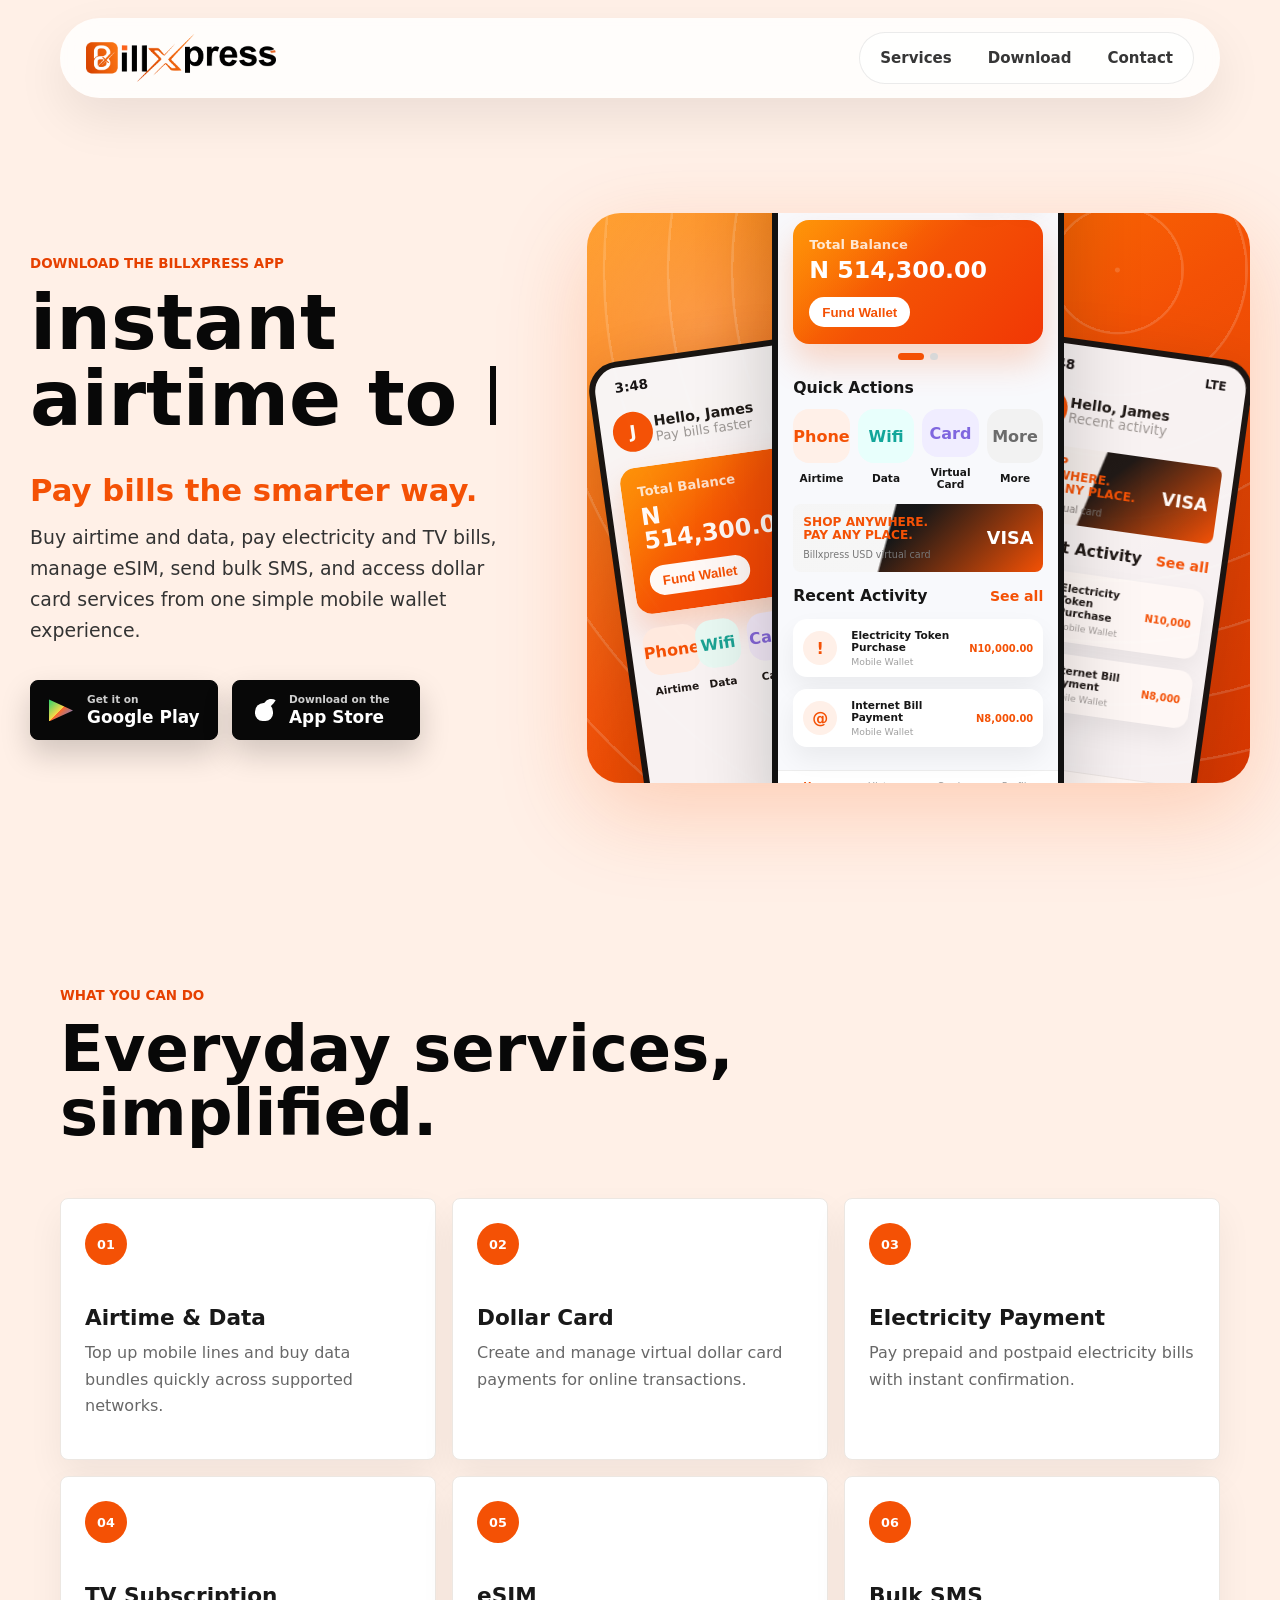
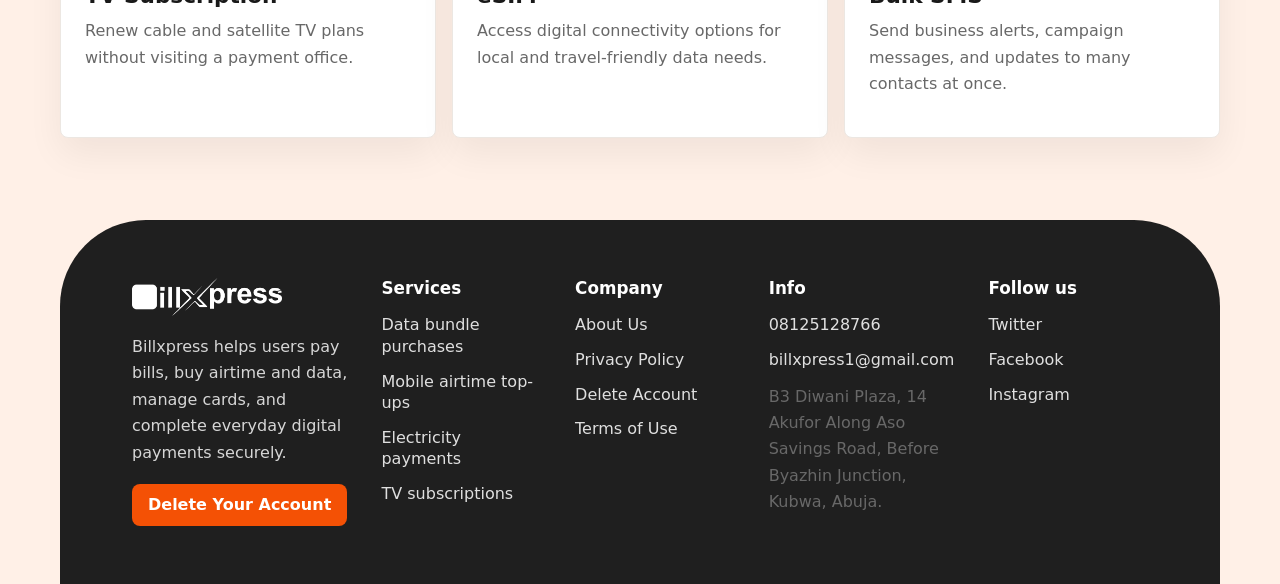
<file: index.html>
<!doctype html>
<html lang="en">
  <head>
    <meta charset="utf-8" />
    <meta name="viewport" content="width=device-width, initial-scale=1" />
    <title>Billxpress - Pay Bills, Buy Airtime, Data and More</title>
    <meta
      name="description"
      content="Billxpress is a simple mobile app for airtime, data, dollar cards, electricity payments, TV subscriptions, eSIM and bulk SMS."
    />
    <link rel="stylesheet" href="styles.css" />
  </head>
  <body>
    <header class="site-header">
      <a class="brand" href="#top" aria-label="Billxpress home">
        <img src="billxpress-logo.png" alt="Billxpress logo" />
      </a>
      <nav class="nav-links" aria-label="Main navigation">
        <a href="#services">Services</a>
        <a href="#download">Download</a>
        <a href="#contact">Contact</a>
      </nav>
    </header>

    <main id="top">
      <section class="hero" aria-labelledby="hero-title">
        <div class="hero-copy">
          <p class="eyebrow">Download the Billxpress app</p>
          <h1 id="hero-title">
            <span class="typing-line">
              <span id="typed-caption">Billxpress</span>
            </span>
          </h1>
          <p class="hero-subheading">Pay bills the smarter way.</p>
          <p class="hero-text">
            Buy airtime and data, pay electricity and TV bills, manage eSIM,
            send bulk SMS, and access dollar card services from one simple
            mobile wallet experience.
          </p>
          <div class="store-buttons" id="download" aria-label="Download links">
            <a class="store-button" href="#" aria-label="Download on Google Play">
              <span class="store-icon play-icon" aria-hidden="true"></span>
              <span>
                <small>Get it on</small>
                Google Play
              </span>
            </a>
            <a class="store-button" href="#" aria-label="Download on the App Store">
              <span class="store-icon apple-icon" aria-hidden="true"></span>
              <span>
                <small>Download on the</small>
                App Store
              </span>
            </a>
          </div>
        </div>

        <div class="hero-showcase" aria-hidden="true">
          <div class="phone-stage">
            <div class="phone phone-back phone-left">
              <div class="status-bar"><strong>3:48</strong><span>LTE</span></div>
              <div class="app-greeting compact">
                <span class="avatar">J</span>
                <div><b>Hello, James</b><small>Pay bills faster</small></div>
              </div>
              <div class="balance-card"><span>Total Balance</span><strong>N 514,300.00</strong><button type="button">Fund Wallet</button></div>
              <div class="quick-grid compact-grid">
                <div><span>Phone</span><b>Airtime</b></div>
                <div><span>Wifi</span><b>Data</b></div>
                <div><span>Card</span><b>Card</b></div>
                <div><span>More</span><b>More</b></div>
              </div>
            </div>

            <div class="phone phone-main">
              <div class="status-bar">
                <strong>3:48</strong>
                <span>LTE</span>
              </div>
              <div class="app-greeting">
                <span class="avatar">J</span>
                <div>
                  <b>Hello, James</b>
                  <small>What bill would you like to pay today?</small>
                </div>
                <span class="round-icon">Q</span>
                <span class="round-icon">B</span>
              </div>
              <div class="balance-card">
                <span>Total Balance</span>
                <strong>N 514,300.00</strong>
                <button type="button">Fund Wallet</button>
              </div>
              <div class="slider-dots"><span></span><i></i></div>
              <h3 class="phone-heading">Quick Actions</h3>
              <div class="quick-grid">
                <div><span>Phone</span><b>Airtime</b></div>
                <div><span>Wifi</span><b>Data</b></div>
                <div><span>Card</span><b>Virtual Card</b></div>
                <div><span>More</span><b>More</b></div>
              </div>
              <div class="promo-card">
                <div>
                  <b>Shop anywhere.</b>
                  <strong>Pay any place.</strong>
                  <small>Billxpress USD virtual card</small>
                </div>
                <span>VISA</span>
              </div>
              <div class="activity-title">
                <h3>Recent Activity</h3>
                <b>See all</b>
              </div>
              <div class="payment-row">
                <span>!</span>
                <div>
                  <b>Electricity Token Purchase</b>
                  <small>Mobile Wallet</small>
                </div>
                <strong>N10,000.00</strong>
              </div>
              <div class="payment-row">
                <span>@</span>
                <div>
                  <b>Internet Bill Payment</b>
                  <small>Mobile Wallet</small>
                </div>
                <strong>N8,000.00</strong>
              </div>
              <div class="bottom-tabs">
                <b>Home</b>
                <span>History</span>
                <span>Cards</span>
                <span>Profile</span>
              </div>
            </div>

            <div class="phone phone-back phone-right">
              <div class="status-bar"><strong>3:48</strong><span>LTE</span></div>
              <div class="app-greeting compact">
                <span class="avatar">J</span>
                <div><b>Hello, James</b><small>Recent activity</small></div>
              </div>
              <div class="promo-card">
                <div><b>Shop anywhere.</b><strong>Pay any place.</strong><small>USD virtual card</small></div>
                <span>VISA</span>
              </div>
              <div class="activity-title"><h3>Recent Activity</h3><b>See all</b></div>
              <div class="payment-row"><span>!</span><div><b>Electricity Token Purchase</b><small>Mobile Wallet</small></div><strong>N10,000</strong></div>
              <div class="payment-row"><span>@</span><div><b>Internet Bill Payment</b><small>Mobile Wallet</small></div><strong>N8,000</strong></div>
              <div class="bottom-tabs"><b>Home</b><span>History</span><span>Cards</span><span>Profile</span></div>
            </div>
          </div>
        </div>
      </section>

      <section class="services-section" id="services" aria-labelledby="services-title">
        <div class="section-heading">
          <p class="eyebrow">What you can do</p>
          <h2 id="services-title">Everyday services, simplified.</h2>
        </div>
        <div class="services-grid">
          <article class="service-card">
            <span>01</span>
            <h3>Airtime & Data</h3>
            <p>Top up mobile lines and buy data bundles quickly across supported networks.</p>
          </article>
          <article class="service-card">
            <span>02</span>
            <h3>Dollar Card</h3>
            <p>Create and manage virtual dollar card payments for online transactions.</p>
          </article>
          <article class="service-card">
            <span>03</span>
            <h3>Electricity Payment</h3>
            <p>Pay prepaid and postpaid electricity bills with instant confirmation.</p>
          </article>
          <article class="service-card">
            <span>04</span>
            <h3>TV Subscription</h3>
            <p>Renew cable and satellite TV plans without visiting a payment office.</p>
          </article>
          <article class="service-card">
            <span>05</span>
            <h3>eSIM</h3>
            <p>Access digital connectivity options for local and travel-friendly data needs.</p>
          </article>
          <article class="service-card">
            <span>06</span>
            <h3>Bulk SMS</h3>
            <p>Send business alerts, campaign messages, and updates to many contacts at once.</p>
          </article>
        </div>
      </section>

      <footer class="site-footer" id="contact">
        <div class="footer-about">
          <img src="billxpress-logo.png" alt="Billxpress logo" />
          <p>
            Billxpress helps users pay bills, buy airtime and data, manage
            cards, and complete everyday digital payments securely.
          </p>
          <a class="footer-important-link" href="delete-account.html">Delete Your Account</a>
        </div>
        <div>
          <h3>Services</h3>
          <a href="#services">Data bundle purchases</a>
          <a href="#services">Mobile airtime top-ups</a>
          <a href="#services">Electricity payments</a>
          <a href="#services">TV subscriptions</a>
        </div>
        <div>
          <h3>Company</h3>
          <a href="#top">About Us</a>
          <a href="privacy-policy.html">Privacy Policy</a>
          <a href="delete-account.html">Delete Account</a>
          <a href="#top">Terms of Use</a>
        </div>
        <div>
          <h3>Info</h3>
          <a href="tel:+2348125128766">08125128766</a>
          <a href="mailto:billxpress1@gmail.com">billxpress1@gmail.com</a>
          <p class="footer-address">
            B3 Diwani Plaza, 14 Akufor Along Aso Savings Road, Before Byazhin
            Junction, Kubwa, Abuja.
          </p>
        </div>
        <div>
          <h3>Follow us</h3>
          <a href="#top">Twitter</a>
          <a href="#top">Facebook</a>
          <a href="#top">Instagram</a>
        </div>
      </footer>
    </main>
    <script>
      const captionTarget = document.getElementById("typed-caption");
      const captions = [
        "instant airtime top-ups",
        "easy data purchases",
        "fast electricity payments",
        "TV subscriptions in seconds",
        "secure virtual dollar cards"
      ];

      let captionIndex = 0;
      let letterIndex = 0;
      let deleting = false;

      function typeCaption() {
        const currentCaption = captions[captionIndex];
        captionTarget.textContent = currentCaption.slice(0, letterIndex);

        if (!deleting && letterIndex < currentCaption.length) {
          letterIndex += 1;
          setTimeout(typeCaption, 72);
          return;
        }

        if (!deleting && letterIndex === currentCaption.length) {
          deleting = true;
          setTimeout(typeCaption, 1400);
          return;
        }

        if (deleting && letterIndex > 0) {
          letterIndex -= 1;
          setTimeout(typeCaption, 36);
          return;
        }

        deleting = false;
        captionIndex = (captionIndex + 1) % captions.length;
        setTimeout(typeCaption, 220);
      }

      typeCaption();
    </script>
  </body>
</html>
</file>
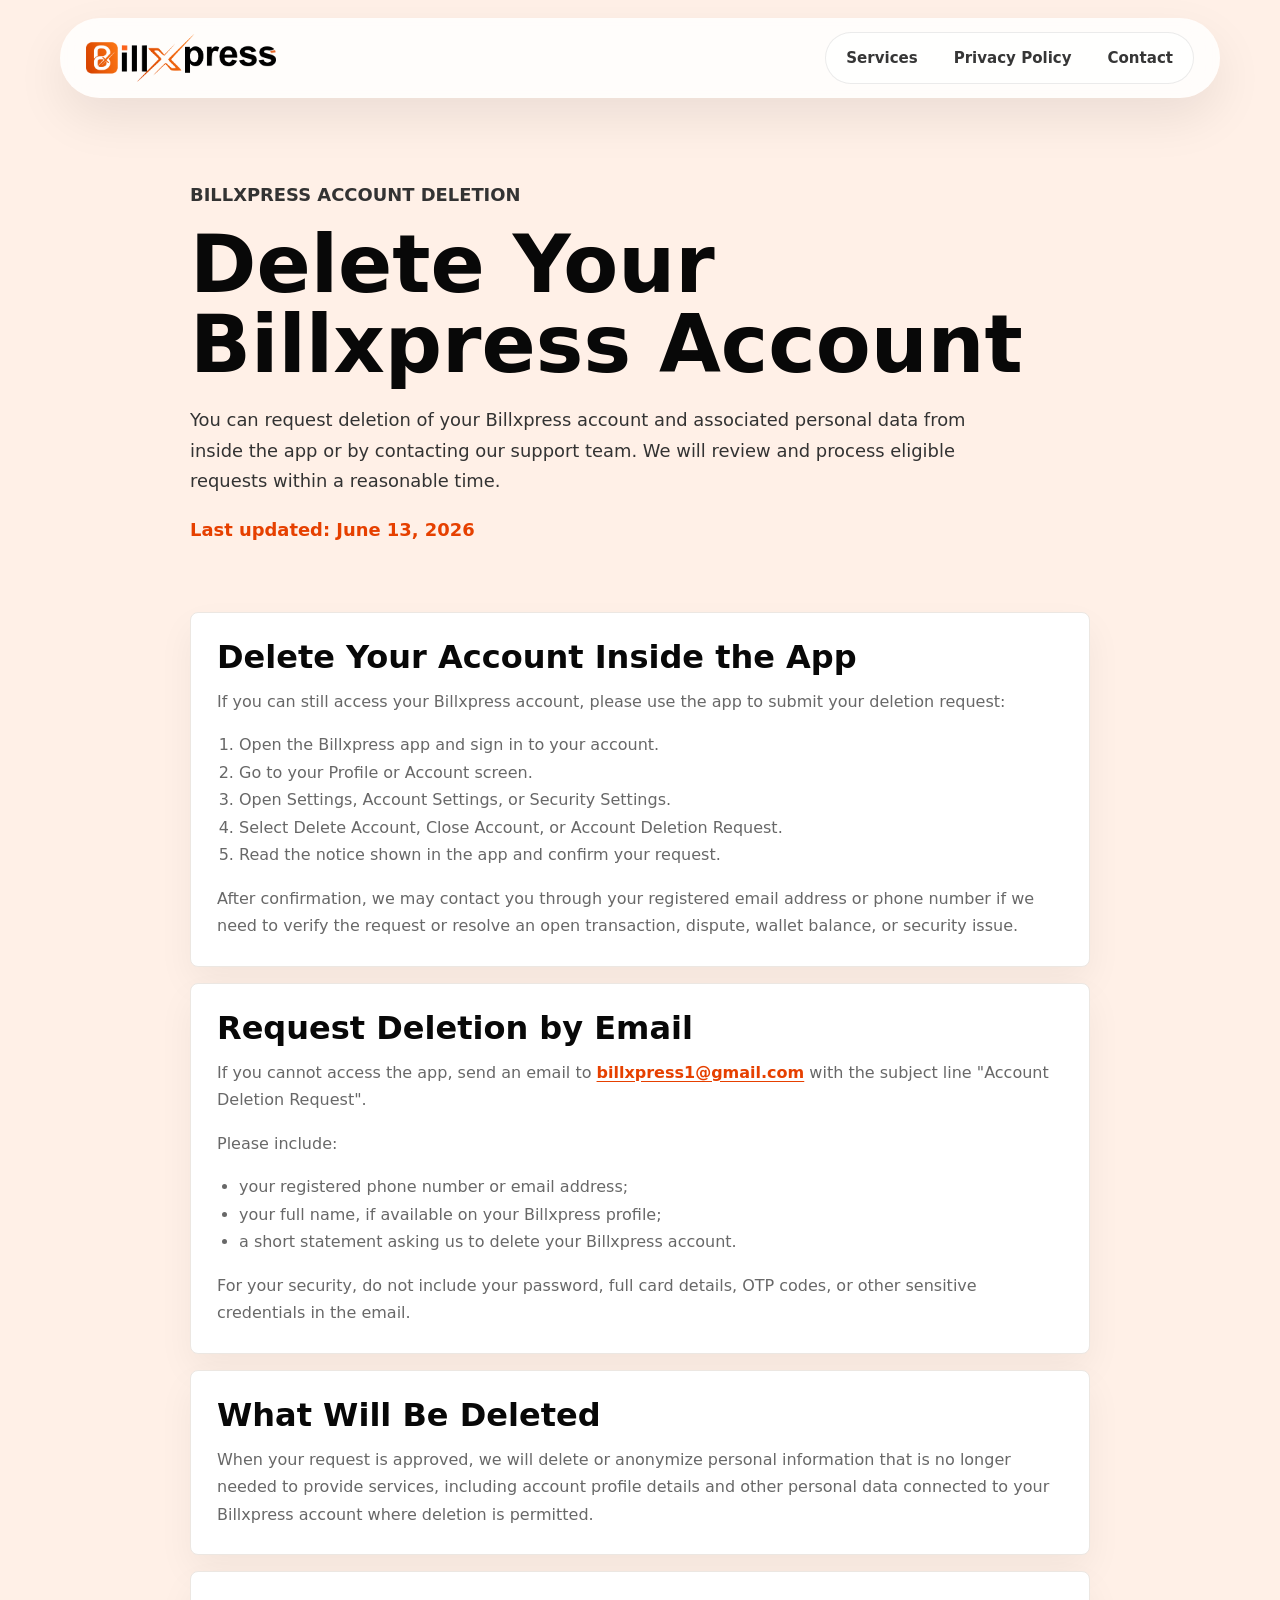
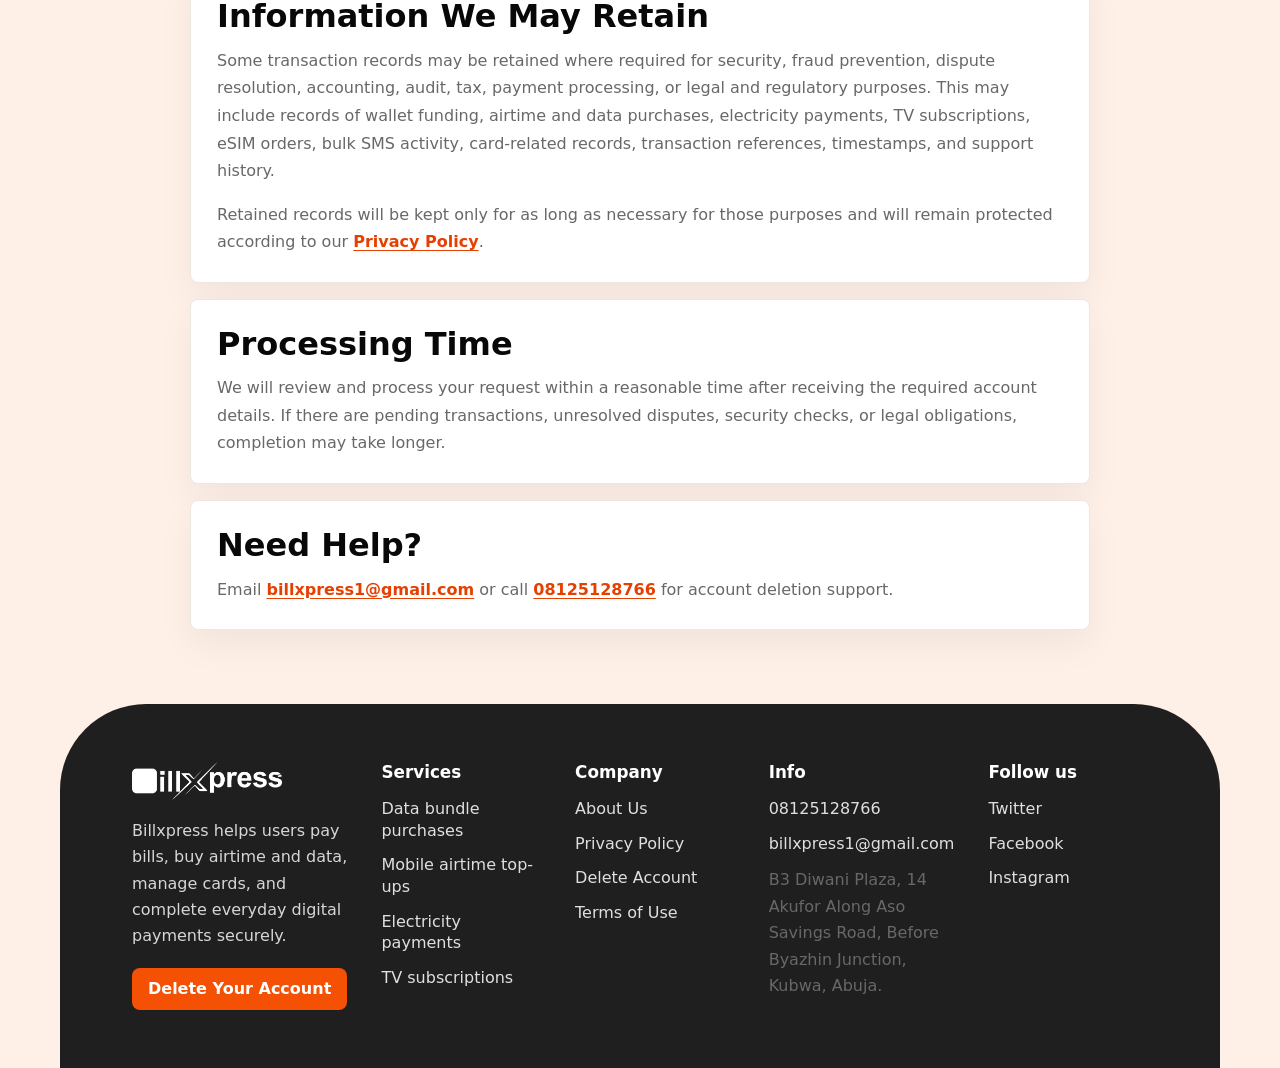
<file: delete-account.html>
<!doctype html>
<html lang="en">
  <head>
    <meta charset="utf-8" />
    <meta name="viewport" content="width=device-width, initial-scale=1" />
    <title>Delete Your Billxpress Account</title>
    <meta
      name="description"
      content="Learn how to request deletion of your Billxpress account and associated personal data from inside the app or by email."
    />
    <link rel="stylesheet" href="styles.css" />
  </head>
  <body>
    <header class="site-header">
      <a class="brand" href="index.html#top" aria-label="Billxpress home">
        <img src="billxpress-logo.png" alt="Billxpress logo" />
      </a>
      <nav class="nav-links" aria-label="Main navigation">
        <a href="index.html#services">Services</a>
        <a href="privacy-policy.html">Privacy Policy</a>
        <a href="index.html#contact">Contact</a>
      </nav>
    </header>

    <main>
      <section class="legal-hero" aria-labelledby="delete-title">
        <p class="eyebrow">Billxpress account deletion</p>
        <h1 id="delete-title">Delete Your Billxpress Account</h1>
        <p>
          You can request deletion of your Billxpress account and associated
          personal data from inside the app or by contacting our support team.
          We will review and process eligible requests within a reasonable time.
        </p>
        <p class="legal-date">Last updated: June 13, 2026</p>
      </section>

      <section class="legal-content" aria-label="Account deletion instructions">
        <article>
          <h2>Delete Your Account Inside the App</h2>
          <p>
            If you can still access your Billxpress account, please use the app
            to submit your deletion request:
          </p>
          <ol>
            <li>Open the Billxpress app and sign in to your account.</li>
            <li>Go to your Profile or Account screen.</li>
            <li>Open Settings, Account Settings, or Security Settings.</li>
            <li>Select Delete Account, Close Account, or Account Deletion Request.</li>
            <li>Read the notice shown in the app and confirm your request.</li>
          </ol>
          <p>
            After confirmation, we may contact you through your registered email
            address or phone number if we need to verify the request or resolve
            an open transaction, dispute, wallet balance, or security issue.
          </p>
        </article>

        <article>
          <h2>Request Deletion by Email</h2>
          <p>
            If you cannot access the app, send an email to
            <a href="mailto:billxpress1@gmail.com">billxpress1@gmail.com</a>
            with the subject line "Account Deletion Request".
          </p>
          <p>Please include:</p>
          <ul>
            <li>your registered phone number or email address;</li>
            <li>your full name, if available on your Billxpress profile;</li>
            <li>a short statement asking us to delete your Billxpress account.</li>
          </ul>
          <p>
            For your security, do not include your password, full card details,
            OTP codes, or other sensitive credentials in the email.
          </p>
        </article>

        <article>
          <h2>What Will Be Deleted</h2>
          <p>
            When your request is approved, we will delete or anonymize personal
            information that is no longer needed to provide services, including
            account profile details and other personal data connected to your
            Billxpress account where deletion is permitted.
          </p>
        </article>

        <article>
          <h2>Information We May Retain</h2>
          <p>
            Some transaction records may be retained where required for
            security, fraud prevention, dispute resolution, accounting, audit,
            tax, payment processing, or legal and regulatory purposes. This may
            include records of wallet funding, airtime and data purchases,
            electricity payments, TV subscriptions, eSIM orders, bulk SMS
            activity, card-related records, transaction references, timestamps,
            and support history.
          </p>
          <p>
            Retained records will be kept only for as long as necessary for
            those purposes and will remain protected according to our
            <a href="privacy-policy.html">Privacy Policy</a>.
          </p>
        </article>

        <article>
          <h2>Processing Time</h2>
          <p>
            We will review and process your request within a reasonable time
            after receiving the required account details. If there are pending
            transactions, unresolved disputes, security checks, or legal
            obligations, completion may take longer.
          </p>
        </article>

        <article>
          <h2>Need Help?</h2>
          <p>
            Email <a href="mailto:billxpress1@gmail.com">billxpress1@gmail.com</a>
            or call <a href="tel:+2348125128766">08125128766</a> for account
            deletion support.
          </p>
        </article>
      </section>

      <footer class="site-footer" id="contact">
        <div class="footer-about">
          <img src="billxpress-logo.png" alt="Billxpress logo" />
          <p>
            Billxpress helps users pay bills, buy airtime and data, manage
            cards, and complete everyday digital payments securely.
          </p>
          <a class="footer-important-link" href="delete-account.html">Delete Your Account</a>
        </div>
        <div>
          <h3>Services</h3>
          <a href="index.html#services">Data bundle purchases</a>
          <a href="index.html#services">Mobile airtime top-ups</a>
          <a href="index.html#services">Electricity payments</a>
          <a href="index.html#services">TV subscriptions</a>
        </div>
        <div>
          <h3>Company</h3>
          <a href="index.html#top">About Us</a>
          <a href="privacy-policy.html">Privacy Policy</a>
          <a href="delete-account.html">Delete Account</a>
          <a href="index.html#top">Terms of Use</a>
        </div>
        <div>
          <h3>Info</h3>
          <a href="tel:+2348125128766">08125128766</a>
          <a href="mailto:billxpress1@gmail.com">billxpress1@gmail.com</a>
          <p class="footer-address">
            B3 Diwani Plaza, 14 Akufor Along Aso Savings Road, Before Byazhin
            Junction, Kubwa, Abuja.
          </p>
        </div>
        <div>
          <h3>Follow us</h3>
          <a href="index.html#top">Twitter</a>
          <a href="index.html#top">Facebook</a>
          <a href="index.html#top">Instagram</a>
        </div>
      </footer>
    </main>
  </body>
</html>
</file>
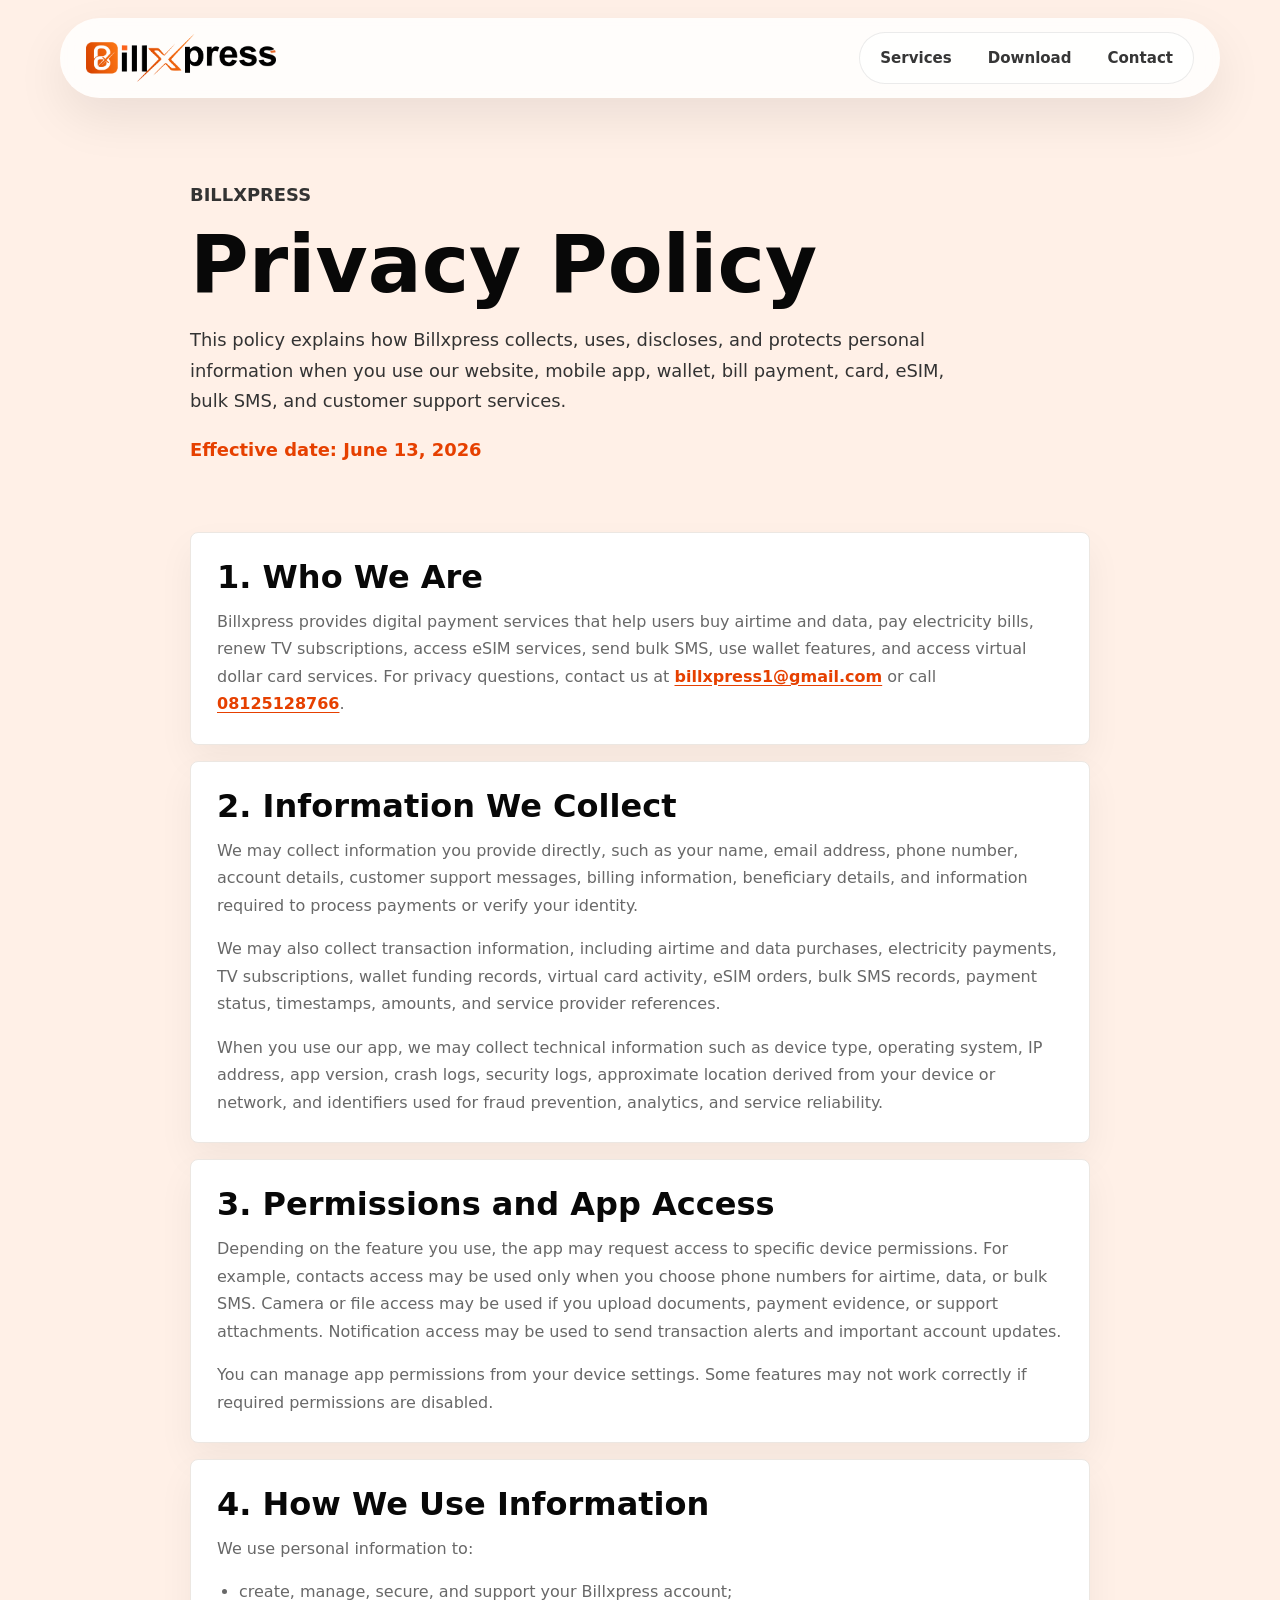
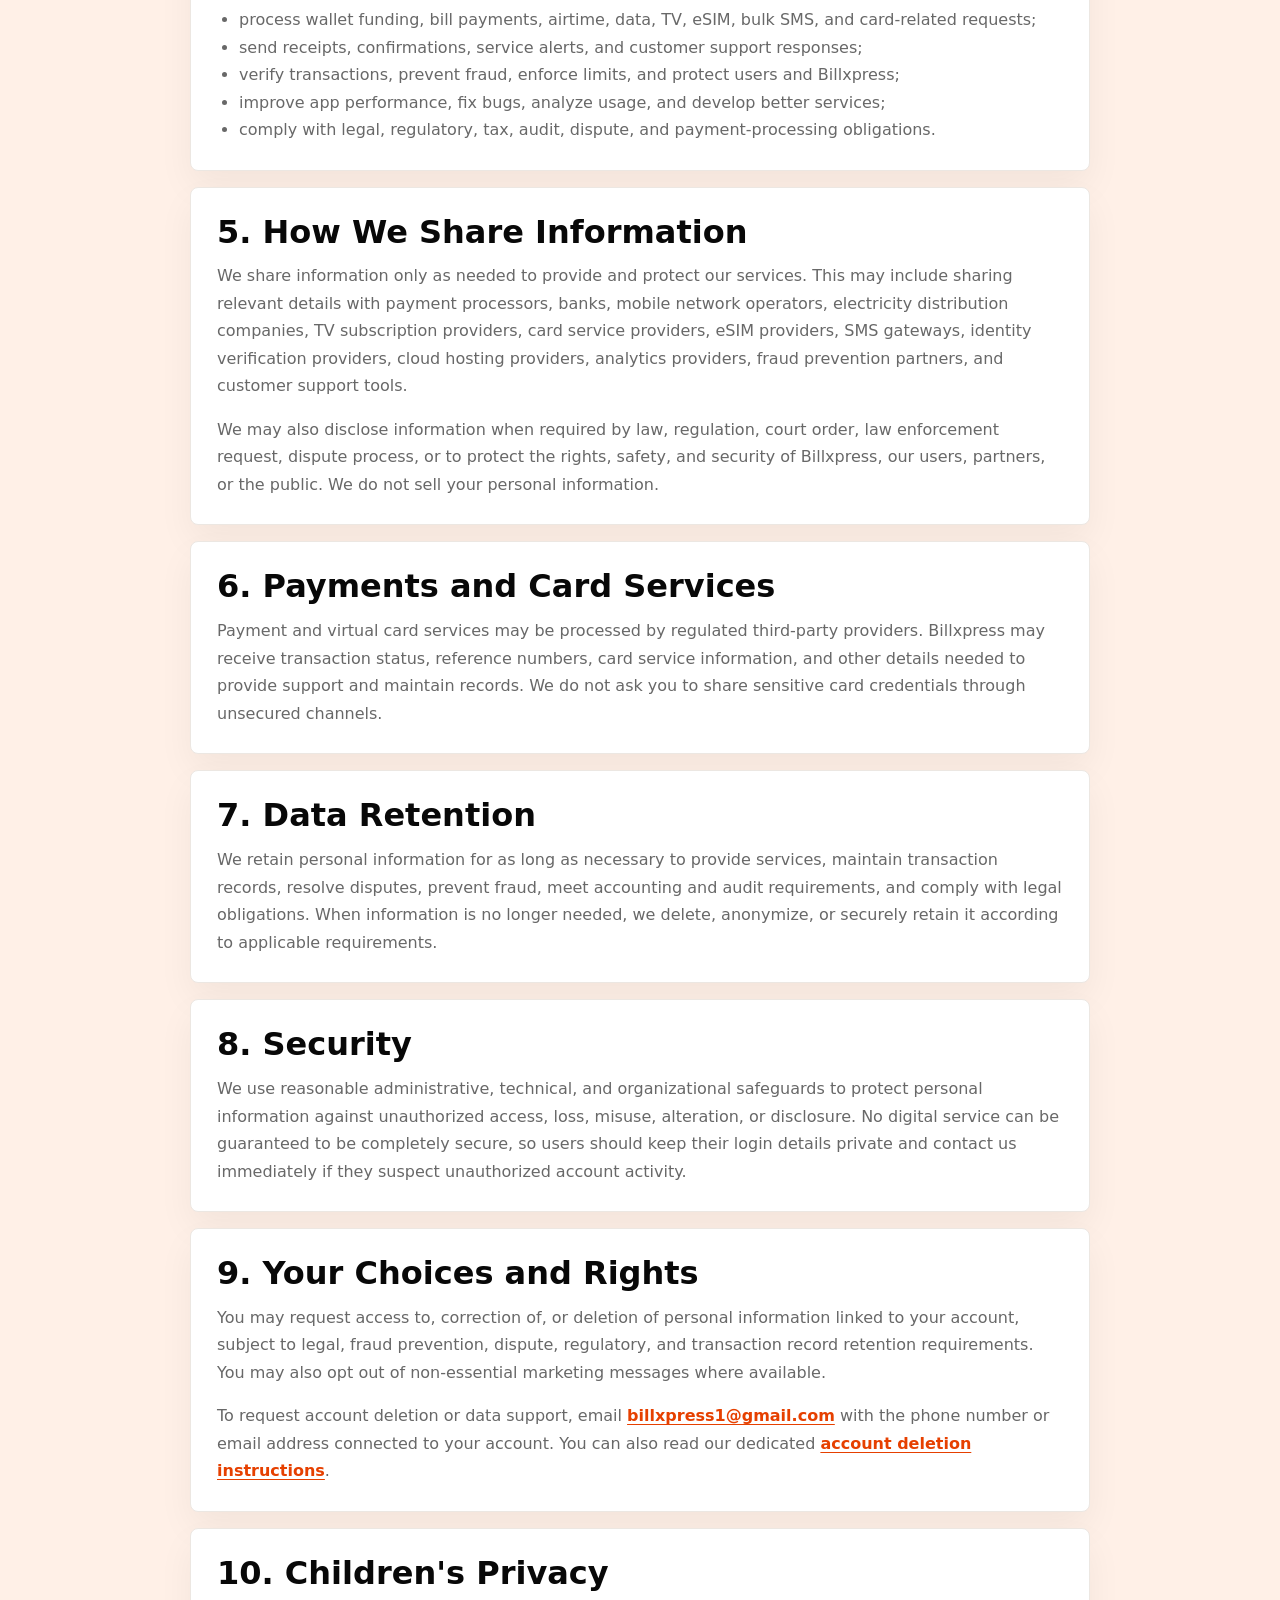
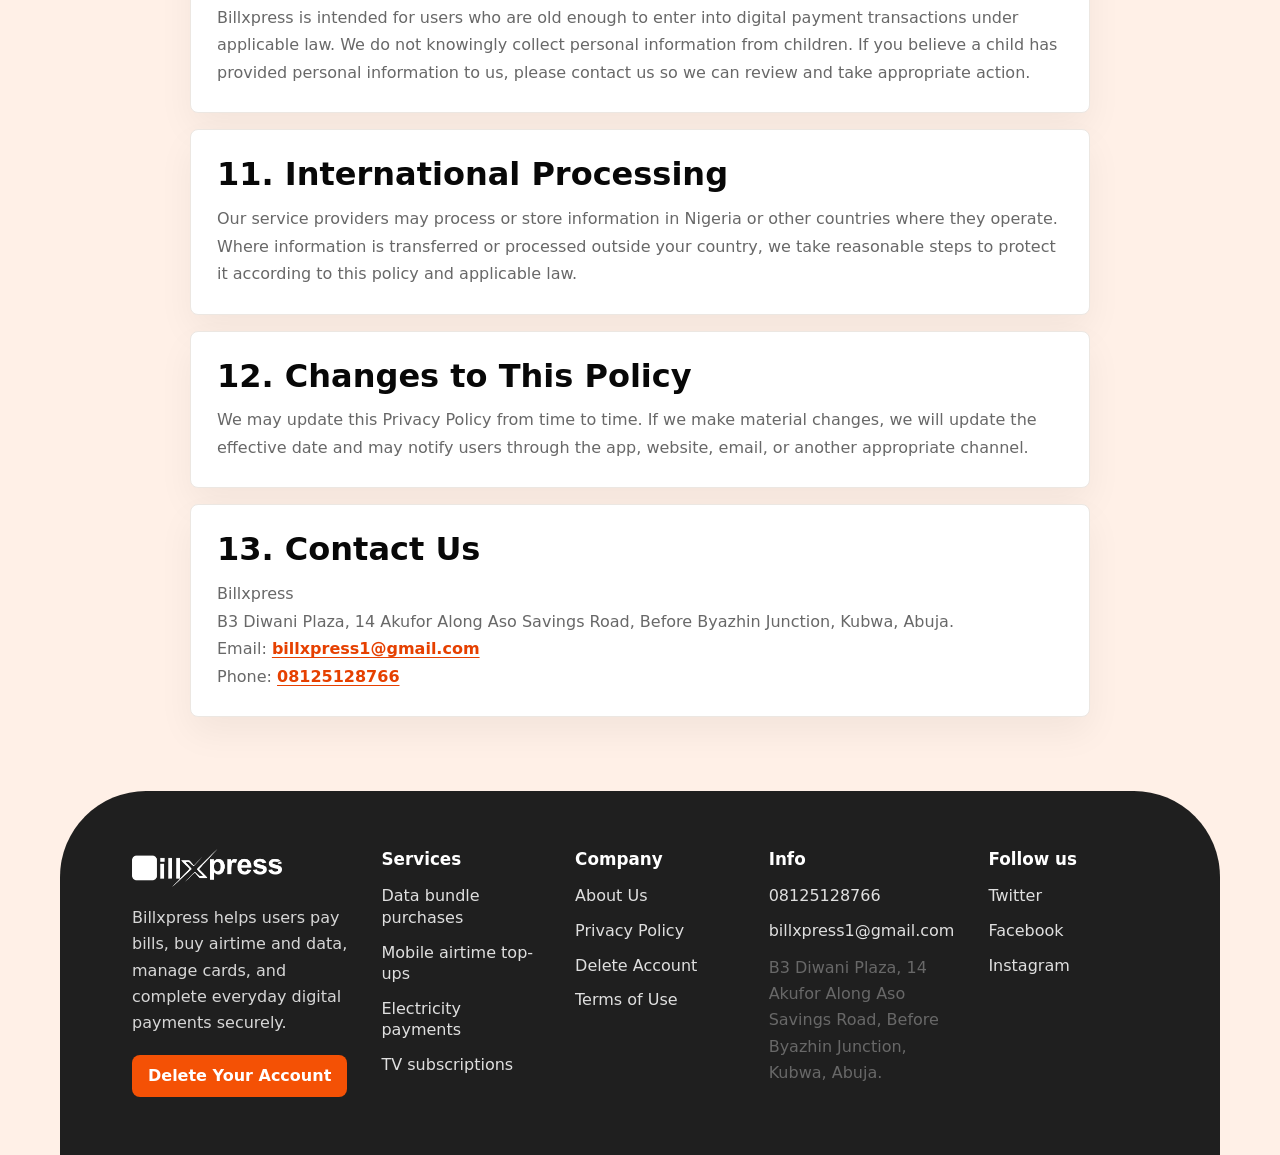
<file: privacy-policy.html>
<!doctype html>
<html lang="en">
  <head>
    <meta charset="utf-8" />
    <meta name="viewport" content="width=device-width, initial-scale=1" />
    <title>Privacy Policy - Billxpress</title>
    <meta
      name="description"
      content="Read the Billxpress privacy policy for information about how we collect, use, protect, and share data when you use our bill payment and digital wallet services."
    />
    <link rel="stylesheet" href="styles.css" />
  </head>
  <body>
    <header class="site-header">
      <a class="brand" href="index.html#top" aria-label="Billxpress home">
        <img src="billxpress-logo.png" alt="Billxpress logo" />
      </a>
      <nav class="nav-links" aria-label="Main navigation">
        <a href="index.html#services">Services</a>
        <a href="index.html#download">Download</a>
        <a href="index.html#contact">Contact</a>
      </nav>
    </header>

    <main>
      <section class="legal-hero" aria-labelledby="privacy-title">
        <p class="eyebrow">Billxpress</p>
        <h1 id="privacy-title">Privacy Policy</h1>
        <p>
          This policy explains how Billxpress collects, uses, discloses, and
          protects personal information when you use our website, mobile app,
          wallet, bill payment, card, eSIM, bulk SMS, and customer support
          services.
        </p>
        <p class="legal-date">Effective date: June 13, 2026</p>
      </section>

      <section class="legal-content" aria-label="Privacy policy content">
        <article>
          <h2>1. Who We Are</h2>
          <p>
            Billxpress provides digital payment services that help users buy
            airtime and data, pay electricity bills, renew TV subscriptions,
            access eSIM services, send bulk SMS, use wallet features, and
            access virtual dollar card services. For privacy questions, contact
            us at <a href="mailto:billxpress1@gmail.com">billxpress1@gmail.com</a>
            or call <a href="tel:+2348125128766">08125128766</a>.
          </p>
        </article>

        <article>
          <h2>2. Information We Collect</h2>
          <p>
            We may collect information you provide directly, such as your name,
            email address, phone number, account details, customer support
            messages, billing information, beneficiary details, and information
            required to process payments or verify your identity.
          </p>
          <p>
            We may also collect transaction information, including airtime and
            data purchases, electricity payments, TV subscriptions, wallet
            funding records, virtual card activity, eSIM orders, bulk SMS
            records, payment status, timestamps, amounts, and service provider
            references.
          </p>
          <p>
            When you use our app, we may collect technical information such as
            device type, operating system, IP address, app version, crash logs,
            security logs, approximate location derived from your device or
            network, and identifiers used for fraud prevention, analytics, and
            service reliability.
          </p>
        </article>

        <article>
          <h2>3. Permissions and App Access</h2>
          <p>
            Depending on the feature you use, the app may request access to
            specific device permissions. For example, contacts access may be
            used only when you choose phone numbers for airtime, data, or bulk
            SMS. Camera or file access may be used if you upload documents,
            payment evidence, or support attachments. Notification access may be
            used to send transaction alerts and important account updates.
          </p>
          <p>
            You can manage app permissions from your device settings. Some
            features may not work correctly if required permissions are disabled.
          </p>
        </article>

        <article>
          <h2>4. How We Use Information</h2>
          <p>We use personal information to:</p>
          <ul>
            <li>create, manage, secure, and support your Billxpress account;</li>
            <li>process wallet funding, bill payments, airtime, data, TV, eSIM, bulk SMS, and card-related requests;</li>
            <li>send receipts, confirmations, service alerts, and customer support responses;</li>
            <li>verify transactions, prevent fraud, enforce limits, and protect users and Billxpress;</li>
            <li>improve app performance, fix bugs, analyze usage, and develop better services;</li>
            <li>comply with legal, regulatory, tax, audit, dispute, and payment-processing obligations.</li>
          </ul>
        </article>

        <article>
          <h2>5. How We Share Information</h2>
          <p>
            We share information only as needed to provide and protect our
            services. This may include sharing relevant details with payment
            processors, banks, mobile network operators, electricity
            distribution companies, TV subscription providers, card service
            providers, eSIM providers, SMS gateways, identity verification
            providers, cloud hosting providers, analytics providers, fraud
            prevention partners, and customer support tools.
          </p>
          <p>
            We may also disclose information when required by law, regulation,
            court order, law enforcement request, dispute process, or to protect
            the rights, safety, and security of Billxpress, our users, partners,
            or the public. We do not sell your personal information.
          </p>
        </article>

        <article>
          <h2>6. Payments and Card Services</h2>
          <p>
            Payment and virtual card services may be processed by regulated
            third-party providers. Billxpress may receive transaction status,
            reference numbers, card service information, and other details
            needed to provide support and maintain records. We do not ask you to
            share sensitive card credentials through unsecured channels.
          </p>
        </article>

        <article>
          <h2>7. Data Retention</h2>
          <p>
            We retain personal information for as long as necessary to provide
            services, maintain transaction records, resolve disputes, prevent
            fraud, meet accounting and audit requirements, and comply with legal
            obligations. When information is no longer needed, we delete,
            anonymize, or securely retain it according to applicable
            requirements.
          </p>
        </article>

        <article>
          <h2>8. Security</h2>
          <p>
            We use reasonable administrative, technical, and organizational
            safeguards to protect personal information against unauthorized
            access, loss, misuse, alteration, or disclosure. No digital service
            can be guaranteed to be completely secure, so users should keep
            their login details private and contact us immediately if they
            suspect unauthorized account activity.
          </p>
        </article>

        <article>
          <h2>9. Your Choices and Rights</h2>
          <p>
            You may request access to, correction of, or deletion of personal
            information linked to your account, subject to legal, fraud
            prevention, dispute, regulatory, and transaction record retention
            requirements. You may also opt out of non-essential marketing
            messages where available.
          </p>
          <p>
            To request account deletion or data support, email
            <a href="mailto:billxpress1@gmail.com">billxpress1@gmail.com</a>
            with the phone number or email address connected to your account.
            You can also read our dedicated
            <a href="delete-account.html">account deletion instructions</a>.
          </p>
        </article>

        <article>
          <h2>10. Children's Privacy</h2>
          <p>
            Billxpress is intended for users who are old enough to enter into
            digital payment transactions under applicable law. We do not
            knowingly collect personal information from children. If you believe
            a child has provided personal information to us, please contact us
            so we can review and take appropriate action.
          </p>
        </article>

        <article>
          <h2>11. International Processing</h2>
          <p>
            Our service providers may process or store information in Nigeria or
            other countries where they operate. Where information is transferred
            or processed outside your country, we take reasonable steps to
            protect it according to this policy and applicable law.
          </p>
        </article>

        <article>
          <h2>12. Changes to This Policy</h2>
          <p>
            We may update this Privacy Policy from time to time. If we make
            material changes, we will update the effective date and may notify
            users through the app, website, email, or another appropriate
            channel.
          </p>
        </article>

        <article>
          <h2>13. Contact Us</h2>
          <p>
            Billxpress<br />
            B3 Diwani Plaza, 14 Akufor Along Aso Savings Road, Before Byazhin
            Junction, Kubwa, Abuja.<br />
            Email: <a href="mailto:billxpress1@gmail.com">billxpress1@gmail.com</a><br />
            Phone: <a href="tel:+2348125128766">08125128766</a>
          </p>
        </article>
      </section>

      <footer class="site-footer" id="contact">
        <div class="footer-about">
          <img src="billxpress-logo.png" alt="Billxpress logo" />
          <p>
            Billxpress helps users pay bills, buy airtime and data, manage
            cards, and complete everyday digital payments securely.
          </p>
          <a class="footer-important-link" href="delete-account.html">Delete Your Account</a>
        </div>
        <div>
          <h3>Services</h3>
          <a href="index.html#services">Data bundle purchases</a>
          <a href="index.html#services">Mobile airtime top-ups</a>
          <a href="index.html#services">Electricity payments</a>
          <a href="index.html#services">TV subscriptions</a>
        </div>
        <div>
          <h3>Company</h3>
          <a href="index.html#top">About Us</a>
          <a href="privacy-policy.html">Privacy Policy</a>
          <a href="delete-account.html">Delete Account</a>
          <a href="index.html#top">Terms of Use</a>
        </div>
        <div>
          <h3>Info</h3>
          <a href="tel:+2348125128766">08125128766</a>
          <a href="mailto:billxpress1@gmail.com">billxpress1@gmail.com</a>
          <p class="footer-address">
            B3 Diwani Plaza, 14 Akufor Along Aso Savings Road, Before Byazhin
            Junction, Kubwa, Abuja.
          </p>
        </div>
        <div>
          <h3>Follow us</h3>
          <a href="index.html#top">Twitter</a>
          <a href="index.html#top">Facebook</a>
          <a href="index.html#top">Instagram</a>
        </div>
      </footer>
    </main>
  </body>
</html>
</file>
<file: styles.css>
:root {
  --orange: #f45105;
  --orange-dark: #e64000;
  --orange-soft: #fff0e8;
  --black: #080808;
  --ink: #191919;
  --muted: #686868;
  --line: #ece7e2;
  --paper: #f7f8fb;
  --cream: #fff0e7;
  --white: #ffffff;
  --teal: #0f9f8f;
  --shadow: 0 24px 70px rgba(8, 8, 8, 0.16);
}

* {
  box-sizing: border-box;
}

html {
  scroll-behavior: smooth;
}

body {
  margin: 0;
  color: var(--ink);
  background: var(--cream);
  font-family: Inter, ui-sans-serif, system-ui, -apple-system, BlinkMacSystemFont, "Segoe UI", sans-serif;
}

a {
  color: inherit;
  text-decoration: none;
}

.site-header {
  position: sticky;
  top: 0;
  z-index: 10;
  display: flex;
  align-items: center;
  justify-content: space-between;
  gap: 24px;
  width: min(1160px, calc(100% - 40px));
  margin: 0 auto;
  margin-top: 18px;
  padding: 14px 26px;
  background: rgba(255, 255, 255, 0.82);
  border-radius: 999px;
  box-shadow: 0 20px 50px rgba(8, 8, 8, 0.08);
  backdrop-filter: blur(16px);
}

.brand {
  display: inline-flex;
  align-items: center;
  width: min(190px, 42vw);
}

.brand img {
  display: block;
  width: 100%;
  height: auto;
}

.nav-links {
  display: flex;
  align-items: center;
  gap: 8px;
  padding: 6px;
  border: 1px solid rgba(8, 8, 8, 0.08);
  background: rgba(255, 255, 255, 0.78);
  border-radius: 999px;
}

.nav-links a {
  padding: 10px 14px;
  color: #363636;
  font-size: 0.94rem;
  font-weight: 700;
  border-radius: 999px;
}

.nav-links a:hover {
  background: var(--black);
  color: var(--white);
}

.hero {
  display: grid;
  grid-template-columns: minmax(0, 0.86fr) minmax(560px, 1.14fr);
  align-items: center;
  gap: 56px;
  width: min(1220px, calc(100% - 40px));
  min-height: calc(100vh - 92px);
  margin: 0 auto;
  padding: 70px 0 78px;
}

.hero-copy {
  max-width: 680px;
}

.eyebrow {
  margin: 0 0 14px;
  color: var(--orange-dark);
  font-size: 0.84rem;
  font-weight: 900;
  letter-spacing: 0;
  text-transform: uppercase;
}

h1,
h2,
h3,
p {
  margin-top: 0;
}

h1 {
  margin-bottom: 22px;
  color: var(--black);
  font-size: clamp(3.2rem, 6vw, 5.35rem);
  line-height: 1;
  letter-spacing: 0;
}

.typing-line {
  display: block;
  min-height: 2.16em;
  color: var(--black);
}

.typing-line::after {
  content: "";
  display: inline-block;
  width: 0.08em;
  height: 0.78em;
  margin-left: 0.08em;
  background: var(--black);
  animation: cursor-blink 0.78s steps(1) infinite;
}

.hero-subheading {
  margin-bottom: 14px;
  color: var(--orange);
  font-size: clamp(1.3rem, 2.4vw, 2rem);
  font-weight: 900;
  line-height: 1.15;
}

.hero-text {
  max-width: 620px;
  color: #333;
  font-size: clamp(1rem, 1.5vw, 1.18rem);
  line-height: 1.65;
}

.store-buttons {
  display: flex;
  flex-wrap: wrap;
  gap: 14px;
  margin-top: 34px;
}

.store-button {
  display: inline-flex;
  align-items: center;
  gap: 12px;
  min-width: 188px;
  min-height: 60px;
  padding: 10px 16px;
  color: var(--white);
  background: var(--black);
  border: 1px solid var(--black);
  border-radius: 8px;
  box-shadow: 0 14px 30px rgba(8, 8, 8, 0.18);
  font-size: 1.06rem;
  font-weight: 900;
  line-height: 1.05;
}

.store-button:hover {
  transform: translateY(-2px);
  background: var(--orange);
  border-color: var(--orange);
}

.store-button small {
  display: block;
  margin-bottom: 3px;
  color: rgba(255, 255, 255, 0.8);
  font-size: 0.66rem;
  font-weight: 700;
}

.store-icon {
  position: relative;
  flex: 0 0 28px;
  width: 28px;
  height: 28px;
}

.play-icon::before {
  content: "";
  position: absolute;
  inset: 3px 2px;
  background: linear-gradient(135deg, #24d36d, #f8d84a 48%, #ff6a28 49%, #3f83ff);
  clip-path: polygon(0 0, 100% 50%, 0 100%);
}

.apple-icon::before {
  content: "";
  position: absolute;
  left: 6px;
  top: 7px;
  width: 18px;
  height: 18px;
  background: var(--white);
  border-radius: 48% 48% 42% 42%;
}

.apple-icon::after {
  content: "";
  position: absolute;
  left: 16px;
  top: 1px;
  width: 8px;
  height: 12px;
  background: var(--white);
  border-radius: 8px 0 8px 0;
  transform: rotate(34deg);
}

.phone-wrap {
  display: flex;
  justify-content: center;
}

.hero-showcase {
  position: relative;
  min-height: 570px;
  overflow: hidden;
  background:
    repeating-radial-gradient(ellipse at 80% 10%, rgba(255, 255, 255, 0.15) 0 2px, transparent 3px 64px),
    linear-gradient(145deg, #ff8a00 0%, #f45105 48%, #d93600 100%);
  border-radius: 34px;
  box-shadow: 0 28px 90px rgba(244, 81, 5, 0.22);
}

.hero-showcase::before {
  content: "";
  position: absolute;
  inset: 0;
  background:
    linear-gradient(120deg, rgba(255, 255, 255, 0.18), transparent 35%),
    radial-gradient(circle at 18% 20%, rgba(255, 255, 255, 0.2), transparent 24%);
}

.phone-stage {
  position: absolute;
  inset: 0;
  display: flex;
  align-items: end;
  justify-content: center;
  padding: 0 28px 0;
}

.phone {
  position: relative;
  width: 292px;
  min-height: 566px;
  padding: 16px 15px 60px;
  overflow: hidden;
  color: #161616;
  background: #f8f9fc;
  border: 6px solid #111;
  border-radius: 30px;
  box-shadow: 0 28px 80px rgba(8, 8, 8, 0.2);
}

.phone-main {
  z-index: 3;
  transform: translateY(30px);
  animation: float-main 4.8s ease-in-out infinite;
}

.phone-back {
  position: absolute;
  z-index: 2;
  width: 238px;
  min-height: 472px;
  padding: 13px 12px 54px;
  opacity: 0.96;
}

.phone-left {
  left: 30px;
  bottom: -36px;
  transform: rotate(-8deg);
  animation: float-left 5.6s ease-in-out infinite;
}

.phone-right {
  right: 26px;
  bottom: -34px;
  transform: rotate(8deg);
  animation: float-right 5.2s ease-in-out infinite;
}

.phone-back .round-icon,
.phone-back .slider-dots,
.phone-back .phone-heading {
  display: none;
}

.status-bar {
  display: flex;
  align-items: center;
  justify-content: space-between;
  margin-bottom: 18px;
  padding: 0 8px;
  color: #0f1014;
  font-size: 0.84rem;
}

.status-bar span {
  font-size: 0.72rem;
  font-weight: 900;
}

.app-greeting {
  display: grid;
  grid-template-columns: 40px minmax(0, 1fr) 34px 34px;
  align-items: center;
  gap: 8px;
  margin-bottom: 16px;
}

.app-greeting.compact {
  grid-template-columns: 34px minmax(0, 1fr);
}

.avatar,
.round-icon {
  display: grid;
  place-items: center;
  border-radius: 50%;
}

.avatar {
  width: 40px;
  height: 40px;
  color: var(--white);
  background: var(--orange);
  font-size: 1.1rem;
  font-weight: 900;
}

.app-greeting b {
  display: block;
  font-size: 0.9rem;
}

.app-greeting small {
  display: block;
  color: #9a9a9a;
  line-height: 1.2;
  white-space: nowrap;
  overflow: hidden;
  text-overflow: ellipsis;
}

.round-icon {
  width: 34px;
  height: 34px;
  color: #1b1b1b;
  background: var(--white);
  box-shadow: 0 10px 25px rgba(8, 8, 8, 0.08);
  font-size: 0.86rem;
  font-weight: 900;
}

.quick-grid,
.payment-row {
  position: relative;
  z-index: 1;
}

.balance-card {
  min-height: 118px;
  padding: 17px 16px;
  color: var(--white);
  background:
    linear-gradient(135deg, rgba(255, 162, 20, 0.45), transparent 38%),
    linear-gradient(135deg, #ff8a00 0%, var(--orange) 48%, #f13705 100%);
  border-radius: 16px;
  box-shadow: 0 18px 34px rgba(244, 81, 5, 0.22);
}

.balance-card span {
  display: block;
  color: rgba(255, 255, 255, 0.82);
  font-size: 0.82rem;
  font-weight: 700;
}

.balance-card strong {
  display: block;
  margin: 7px 0 14px;
  font-size: 1.48rem;
  line-height: 1;
}

.balance-card button {
  min-height: 30px;
  padding: 0 13px;
  color: var(--orange);
  background: var(--white);
  border: 0;
  border-radius: 999px;
  font-weight: 900;
}

.slider-dots {
  display: flex;
  justify-content: center;
  gap: 6px;
  margin: 9px 0 18px;
}

.slider-dots span,
.slider-dots i {
  display: block;
  height: 7px;
  border-radius: 999px;
}

.slider-dots span {
  width: 26px;
  background: var(--orange);
}

.slider-dots i {
  width: 8px;
  background: #d8d8d8;
}

.phone-heading,
.activity-title h3 {
  margin: 0;
  font-size: 0.98rem;
}

.phone-heading {
  margin-bottom: 12px;
}

.quick-grid {
  display: grid;
  grid-template-columns: repeat(4, 1fr);
  gap: 8px;
  margin: 0 0 14px;
}

.quick-grid div {
  display: grid;
  gap: 9px;
  min-width: 0;
  text-align: center;
}

.quick-grid span {
  display: grid;
  min-height: 48px;
  place-items: center;
  color: var(--orange);
  background: var(--orange-soft);
  border-radius: 16px;
  font-weight: 900;
}

.quick-grid div:nth-child(2) span {
  color: #12a69a;
  background: #e8fffc;
}

.quick-grid div:nth-child(3) span {
  color: #7f67df;
  background: #f0edff;
}

.quick-grid div:nth-child(4) span {
  color: #6b6b6b;
  background: #f2f2f2;
}

.quick-grid b {
  font-size: 0.66rem;
}

.compact-grid {
  margin-top: 14px;
}

.promo-card {
  display: flex;
  align-items: center;
  justify-content: space-between;
  gap: 12px;
  min-height: 68px;
  margin-bottom: 14px;
  padding: 10px;
  color: var(--white);
  background:
    linear-gradient(105deg, rgba(255, 255, 255, 0.96) 0 38%, rgba(255, 255, 255, 0) 39%),
    linear-gradient(135deg, #111 0%, #171717 42%, #f45105 100%);
  border-radius: 8px;
  overflow: hidden;
}

.promo-card b,
.promo-card strong,
.promo-card small {
  display: block;
}

.promo-card b,
.promo-card strong {
  color: #f45105;
  font-size: 0.76rem;
  line-height: 1.05;
  text-transform: uppercase;
}

.promo-card small {
  margin-top: 8px;
  color: #777;
  font-size: 0.6rem;
}

.promo-card > span {
  font-size: 1.1rem;
  font-weight: 900;
}

.activity-title {
  display: flex;
  align-items: center;
  justify-content: space-between;
  margin: 0 0 14px;
}

.activity-title b {
  color: var(--orange);
  font-size: 0.88rem;
}

.payment-row {
  display: grid;
  grid-template-columns: 36px minmax(0, 1fr) auto;
  align-items: center;
  gap: 12px;
  margin-top: 12px;
  padding: 10px;
  color: #171717;
  background: var(--white);
  border-radius: 14px;
  box-shadow: 0 12px 26px rgba(8, 8, 8, 0.06);
}

.payment-row > span {
  display: grid;
  width: 34px;
  height: 34px;
  place-items: center;
  color: var(--orange);
  background: var(--orange-soft);
  border-radius: 50%;
  font-weight: 900;
}

.payment-row b {
  display: block;
  margin-bottom: 3px;
  font-size: 0.66rem;
}

.payment-row small {
  display: block;
  color: #a0a0a0;
  font-size: 0.58rem;
}

.payment-row strong {
  color: var(--orange);
  font-size: 0.62rem;
  white-space: nowrap;
}

.bottom-tabs {
  position: absolute;
  left: 0;
  right: 0;
  bottom: 0;
  display: grid;
  grid-template-columns: repeat(4, 1fr);
  gap: 8px;
  padding: 10px 12px 15px;
  color: #a0a0a0;
  background: var(--white);
  border-top: 1px solid #ededed;
  text-align: center;
  font-size: 0.62rem;
}

.bottom-tabs b {
  color: var(--orange);
}

.services-section,
.site-footer {
  width: min(1160px, calc(100% - 40px));
  margin: 0 auto;
  padding: 82px 0;
}

.section-heading {
  max-width: 680px;
  margin-bottom: 30px;
}

h2 {
  color: var(--black);
  font-size: clamp(2rem, 5vw, 4.2rem);
  line-height: 1;
  letter-spacing: 0;
}

.services-grid {
  display: grid;
  grid-template-columns: repeat(3, minmax(0, 1fr));
  gap: 16px;
}

.service-card {
  min-height: 230px;
  padding: 24px;
  background: var(--white);
  border: 1px solid var(--line);
  border-radius: 8px;
  box-shadow: 0 16px 36px rgba(8, 8, 8, 0.06);
}

.service-card span {
  display: inline-grid;
  width: 42px;
  height: 42px;
  margin-bottom: 40px;
  place-items: center;
  color: var(--white);
  background: var(--orange);
  border-radius: 50%;
  font-size: 0.8rem;
  font-weight: 900;
}

.service-card h3 {
  margin-bottom: 10px;
  font-size: 1.35rem;
}

.service-card p,
.site-footer p {
  color: var(--muted);
  line-height: 1.65;
}

.site-footer {
  display: grid;
  grid-template-columns: 1.35fr repeat(4, 1fr);
  align-items: start;
  gap: 34px;
  margin-bottom: 0;
  padding: 58px 72px;
  color: var(--white);
  background: #1f1f1f;
  border-radius: 86px 86px 0 0;
}

.site-footer h3 {
  margin: 0 0 16px;
  font-size: 1.05rem;
}

.site-footer a {
  display: block;
  margin-top: 13px;
  color: rgba(255, 255, 255, 0.86);
  line-height: 1.35;
}

.site-footer a:hover {
  color: #ffb08d;
}

.footer-about img {
  display: block;
  width: min(150px, 100%);
  margin-bottom: 18px;
  filter: brightness(0) invert(1);
}

.footer-about p {
  max-width: 340px;
  margin-bottom: 0;
  color: rgba(255, 255, 255, 0.82);
}

.site-footer .footer-important-link {
  display: inline-flex;
  align-items: center;
  min-height: 42px;
  margin-top: 18px;
  padding: 0 16px;
  color: var(--white);
  background: var(--orange);
  border-radius: 8px;
  font-weight: 900;
}

.site-footer .footer-important-link:hover {
  color: var(--white);
  background: #ff6a28;
}

.footer-address {
  margin: 13px 0 0;
  color: rgba(255, 255, 255, 0.86);
}

.legal-hero,
.legal-content {
  width: min(900px, calc(100% - 40px));
  margin: 0 auto;
}

.legal-hero {
  padding: 82px 0 34px;
}

.legal-hero h1 {
  min-height: auto;
  margin-bottom: 20px;
  font-size: clamp(2.7rem, 7vw, 5rem);
}

.legal-hero p {
  max-width: 780px;
  color: #333;
  font-size: 1.12rem;
  line-height: 1.72;
}

.legal-date {
  margin-top: 18px;
  color: var(--orange-dark) !important;
  font-weight: 900;
}

.legal-content {
  display: grid;
  gap: 16px;
  padding: 14px 0 74px;
}

.legal-content article {
  padding: 26px;
  background: var(--white);
  border: 1px solid var(--line);
  border-radius: 8px;
  box-shadow: 0 16px 36px rgba(8, 8, 8, 0.05);
}

.legal-content h2 {
  margin-bottom: 12px;
  font-size: clamp(1.35rem, 3vw, 2rem);
  line-height: 1.15;
}

.legal-content p,
.legal-content li {
  color: var(--muted);
  line-height: 1.72;
}

.legal-content p:last-child,
.legal-content ul:last-child {
  margin-bottom: 0;
}

.legal-content a {
  color: var(--orange-dark);
  font-weight: 800;
  text-decoration: underline;
  text-underline-offset: 3px;
}

.legal-content ul {
  margin: 0 0 16px;
  padding-left: 22px;
}

.legal-content ol {
  margin: 0 0 16px;
  padding-left: 22px;
}

@keyframes cursor-blink {
  50% {
    opacity: 0;
  }
}

@keyframes float-main {
  0%,
  100% {
    transform: translateY(30px);
  }

  50% {
    transform: translateY(16px);
  }
}

@keyframes float-left {
  0%,
  100% {
    transform: translateY(0) rotate(-8deg);
  }

  50% {
    transform: translateY(-18px) rotate(-6deg);
  }
}

@keyframes float-right {
  0%,
  100% {
    transform: translateY(0) rotate(8deg);
  }

  50% {
    transform: translateY(-14px) rotate(6deg);
  }
}

@media (prefers-reduced-motion: reduce) {
  *,
  *::before,
  *::after {
    scroll-behavior: auto !important;
    animation-duration: 0.01ms !important;
    animation-iteration-count: 1 !important;
    transition-duration: 0.01ms !important;
  }
}

@media (max-width: 860px) {
  .site-header {
    align-items: flex-start;
  }

  .nav-links {
    display: none;
  }

  .hero {
    grid-template-columns: 1fr;
    min-height: auto;
    padding-top: 34px;
  }

  .phone-wrap {
    justify-content: center;
  }

  .services-grid,
  .site-footer {
    grid-template-columns: 1fr;
  }

  .hero-showcase {
    min-height: 590px;
  }

  .phone-left,
  .phone-right {
    display: none;
  }

  .site-footer {
    padding: 40px 28px;
    border-radius: 42px 42px 0 0;
  }

  .legal-hero {
    padding-top: 54px;
  }
}

@media (max-width: 520px) {
  .site-header,
  .hero,
  .services-section,
  .site-footer,
  .legal-hero,
  .legal-content {
    width: min(100% - 28px, 1160px);
  }

  .brand {
    width: min(196px, 58vw);
  }

  h1 {
    font-size: clamp(3.7rem, 20vw, 5.4rem);
  }

  .store-button {
    width: 100%;
  }

  .phone {
    width: min(300px, 100%);
    min-height: 570px;
    padding-inline: 15px;
  }

  .services-section {
    padding: 62px 0;
  }

  .service-card {
    min-height: 205px;
  }

  .legal-content article {
    padding: 22px 18px;
  }
}
</file>
